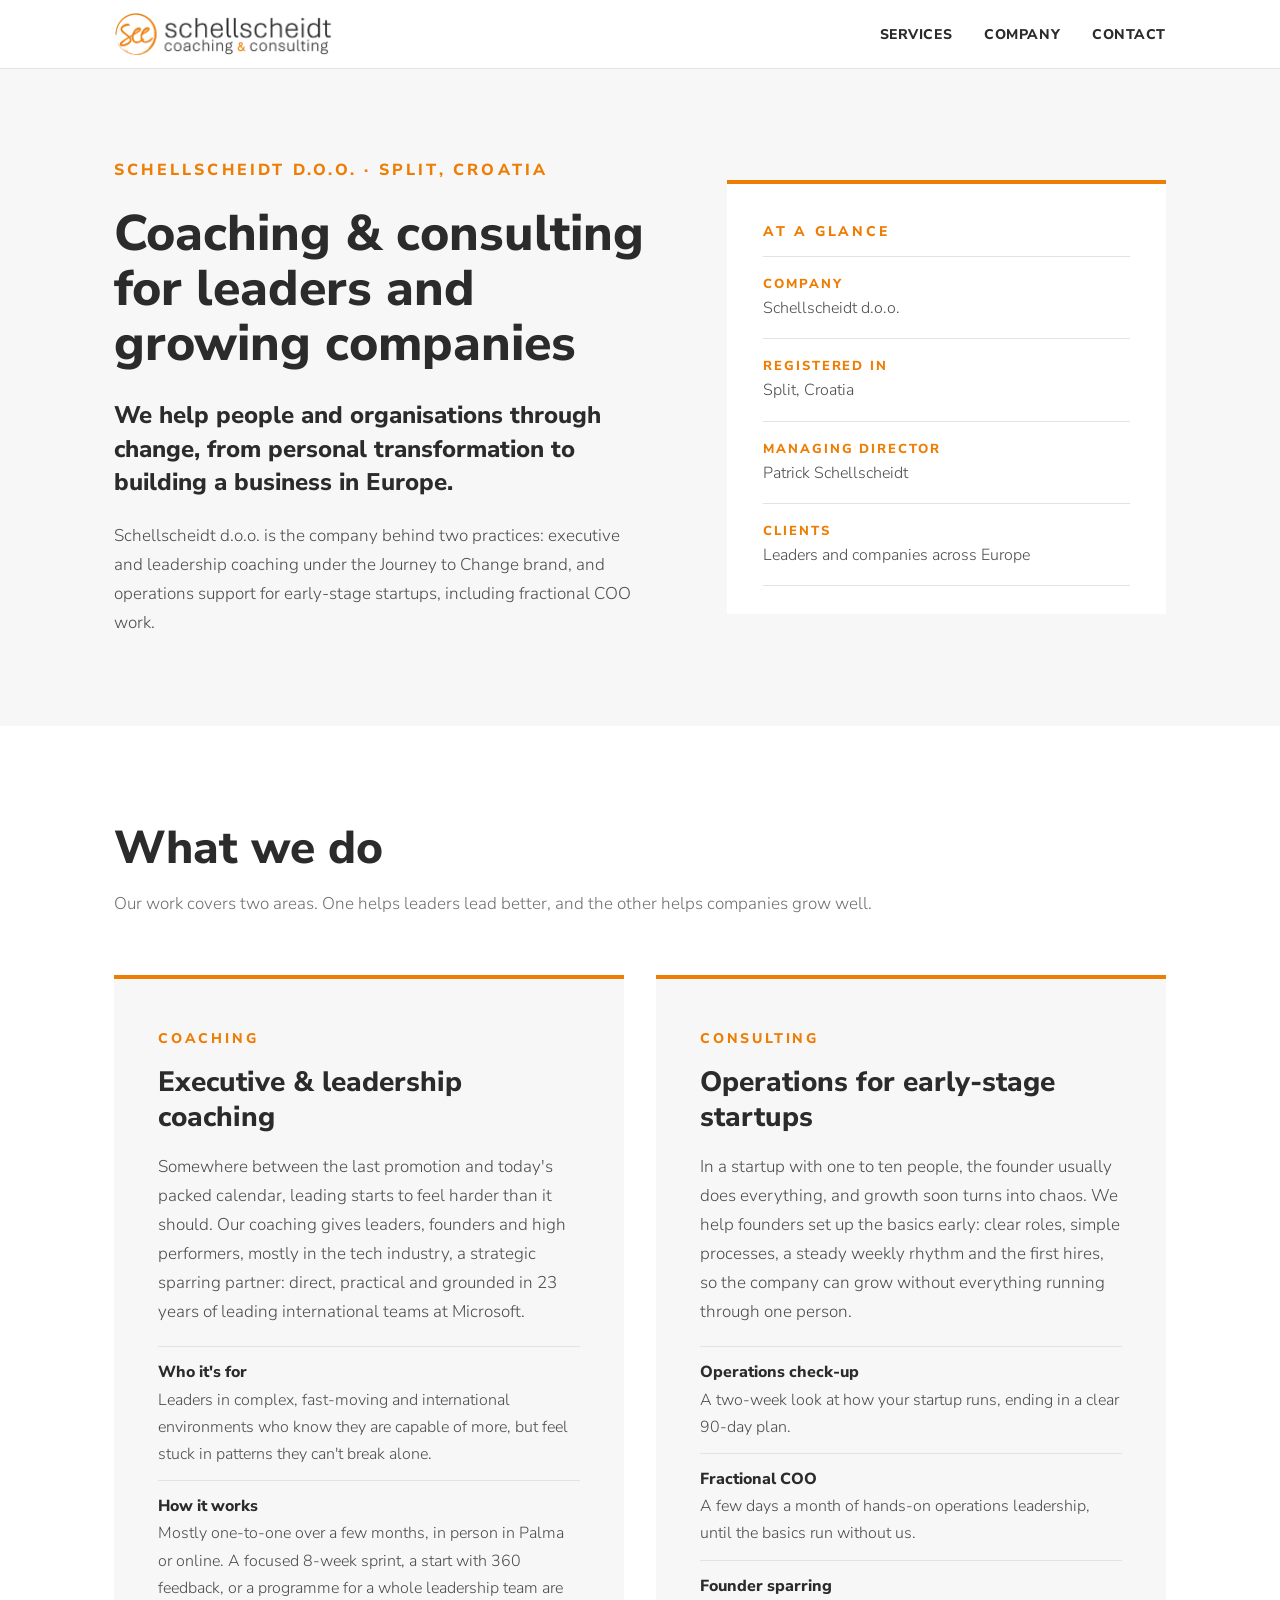
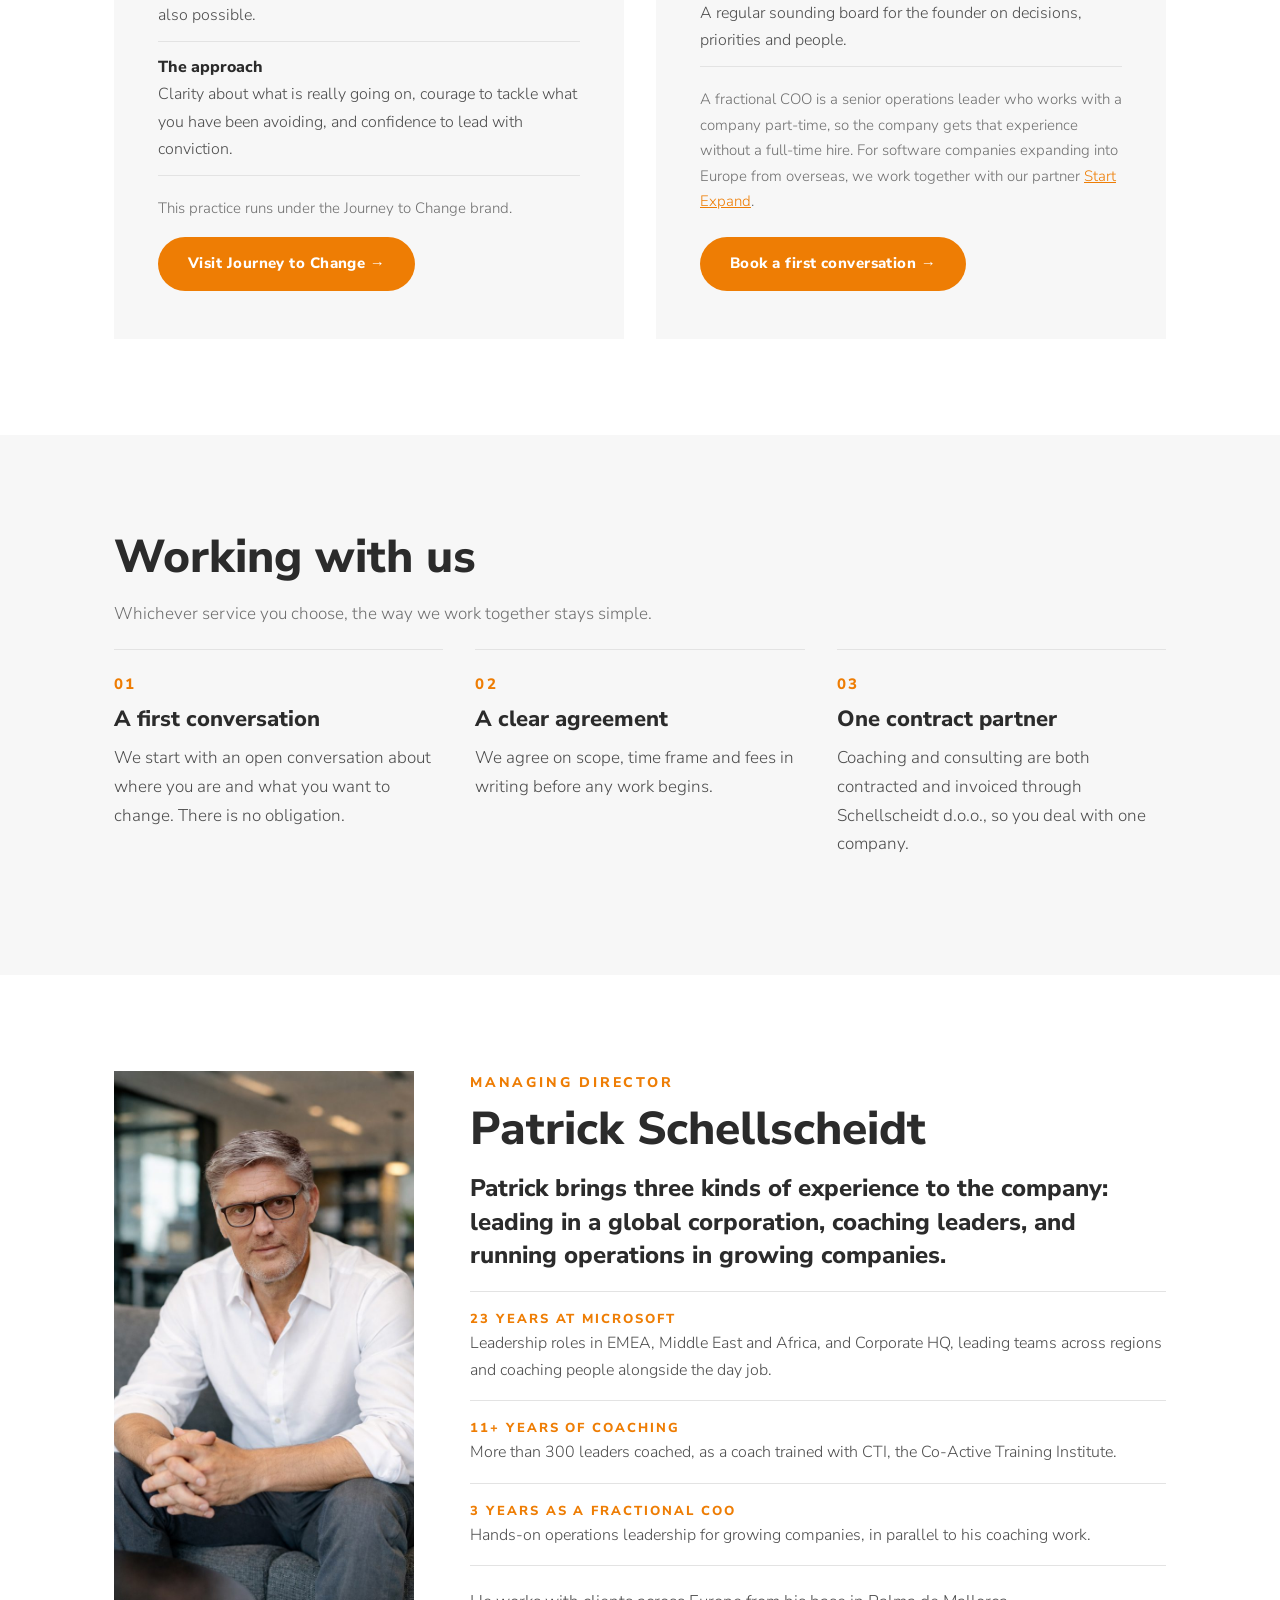
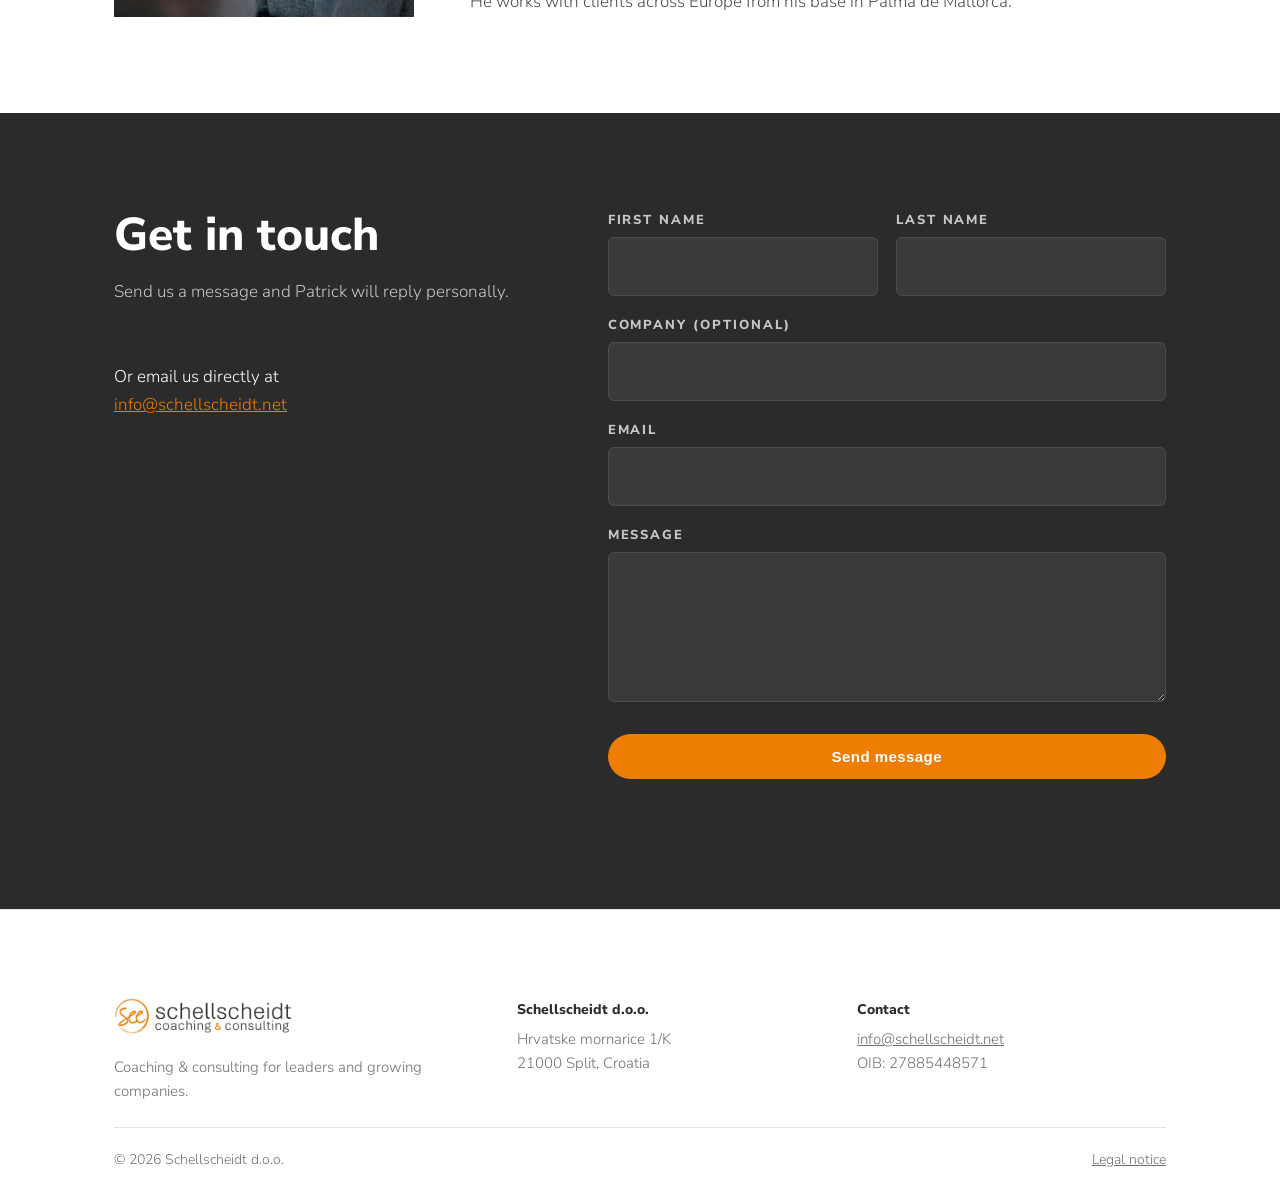
<file: index.html>
<!doctype html>
<html lang="en">
<head>
<meta charset="utf-8">
<meta name="viewport" content="width=device-width,initial-scale=1">
<title>Schellscheidt d.o.o. · Coaching &amp; Consulting</title>
<meta name="description" content="Schellscheidt d.o.o. is a coaching and consulting company based in Split, Croatia. We help leaders and growing companies through change, through executive and leadership coaching and fractional COO services.">
<meta property="og:title" content="Schellscheidt d.o.o. · Coaching &amp; Consulting">
<meta property="og:description" content="Coaching and consulting for leaders and growing companies.">
<meta property="og:image" content="https://www.schellscheidt.net/images/logo.webp">
<link rel="preconnect" href="https://fonts.googleapis.com">
<link rel="preconnect" href="https://fonts.gstatic.com" crossorigin>
<link href="https://fonts.googleapis.com/css2?family=Nunito+Sans:wght@300;400;800&display=swap" rel="stylesheet">
<link rel="stylesheet" href="styles.css">
</head>
<body>
<header class="top"><div class="wrap">
 <a class="logo" href="#"><img src="images/logo.webp" alt="schellscheidt coaching &amp; consulting"></a>
 <nav><a href="#services">Services</a><a class="hide-sm" href="#company">Company</a><a href="#contact">Contact</a></nav>
</div></header>

<section class="hero company"><div class="wrap">
 <div>
  <div class="eyebrow">Schellscheidt d.o.o. · Split, Croatia</div>
  <h1>Coaching &amp; consulting for leaders and growing companies</h1>
  <p class="lead">We help people and organisations through change, from personal transformation to building a business in Europe.</p>
  <p class="sub">Schellscheidt d.o.o. is the company behind two practices: executive and leadership coaching under the Journey to Change brand, and operations support for early-stage startups, including fractional COO work.</p>
 </div>
 <div class="glance">
  <div class="tag">At a glance</div>
  <ul class="facts">
   <li><strong>Company</strong>Schellscheidt d.o.o.</li>
   <li><strong>Registered in</strong>Split, Croatia</li>
   <li><strong>Managing director</strong>Patrick Schellscheidt</li>
   <li><strong>Clients</strong>Leaders and companies across Europe</li>
  </ul>
 </div>
</div></section>

<section class="doors" id="services"><div class="wrap">
 <h2>What we do</h2>
 <p class="intro">Our work covers two areas. One helps leaders lead better, and the other helps companies grow well.</p>
 <div class="cards">
  <div class="card">
   <div class="tag">Coaching</div>
   <h3>Executive &amp; leadership coaching</h3>
   <p>Somewhere between the last promotion and today's packed calendar, leading starts to feel harder than it should. Our coaching gives leaders, founders and high performers, mostly in the tech industry, a strategic sparring partner: direct, practical and grounded in 23 years of leading international teams at Microsoft.</p>
   <ul class="offers">
    <li><strong>Who it's for</strong>Leaders in complex, fast-moving and international environments who know they are capable of more, but feel stuck in patterns they can't break alone.</li>
    <li><strong>How it works</strong>Mostly one-to-one over a few months, in person in Palma or online. A focused 8-week sprint, a start with 360 feedback, or a programme for a whole leadership team are also possible.</li>
    <li><strong>The approach</strong>Clarity about what is really going on, courage to tackle what you have been avoiding, and confidence to lead with conviction.</li>
   </ul>
   <p class="note">This practice runs under the Journey to Change brand.</p>
   <a class="btn" href="https://www.journey2change.com" target="_blank" rel="noopener">Visit Journey to Change →</a>
  </div>
  <div class="card">
   <div class="tag">Consulting</div>
   <h3>Operations for early-stage startups</h3>
   <p>In a startup with one to ten people, the founder usually does everything, and growth soon turns into chaos. We help founders set up the basics early: clear roles, simple processes, a steady weekly rhythm and the first hires, so the company can grow without everything running through one person.</p>
   <ul class="offers">
    <li><strong>Operations check-up</strong>A two-week look at how your startup runs, ending in a clear 90-day plan.</li>
    <li><strong>Fractional COO</strong>A few days a month of hands-on operations leadership, until the basics run without us.</li>
    <li><strong>Founder sparring</strong>A regular sounding board for the founder on decisions, priorities and people.</li>
   </ul>
   <p class="note">A fractional COO is a senior operations leader who works with a company part-time, so the company gets that experience without a full-time hire. For software companies expanding into Europe from overseas, we work together with our partner <a href="https://www.startexpand.com" target="_blank" rel="noopener">Start Expand</a>.</p>
   <a class="btn" href="#contact">Book a first conversation →</a>
  </div>
 </div>
</div></section>

<section class="about" id="company"><div class="wrap" style="display:block">
 <h2>Working with us</h2>
 <p class="intro">Whichever service you choose, the way we work together stays simple.</p>
 <div class="steps">
  <div class="step"><div class="num">01</div><h3>A first conversation</h3><p>We start with an open conversation about where you are and what you want to change. There is no obligation.</p></div>
  <div class="step"><div class="num">02</div><h3>A clear agreement</h3><p>We agree on scope, time frame and fees in writing before any work begins.</p></div>
  <div class="step"><div class="num">03</div><h3>One contract partner</h3><p>Coaching and consulting are both contracted and invoiced through Schellscheidt d.o.o., so you deal with one company.</p></div>
 </div>
</div></section>

<section class="leader"><div class="wrap">
 <div><img src="images/patrick.jpg" alt="Portrait of Patrick Schellscheidt"></div>
 <div>
  <div class="role">Managing director</div>
  <h2>Patrick Schellscheidt</h2>
  <p class="lead">Patrick brings three kinds of experience to the company: leading in a global corporation, coaching leaders, and running operations in growing companies.</p>
  <ul class="facts">
   <li><strong>23 years at Microsoft</strong>Leadership roles in EMEA, Middle East and Africa, and Corporate HQ, leading teams across regions and coaching people alongside the day job.</li>
   <li><strong>11+ years of coaching</strong>More than 300 leaders coached, as a coach trained with CTI, the Co-Active Training Institute.</li>
   <li><strong>3 years as a fractional COO</strong>Hands-on operations leadership for growing companies, in parallel to his coaching work.</li>
  </ul>
  <p style="margin-top:22px">He works with clients across Europe from his base in Palma de Mallorca.</p>
 </div>
</div></section>

<section class="contact" id="contact"><div class="wrap">
 <div>
  <h2>Get in touch</h2>
  <p class="intro">Send us a message and Patrick will reply personally.</p>
  <p>Or email us directly at<br><a href="mailto:info@schellscheidt.net">info@schellscheidt.net</a></p>
 </div>
 <form class="contact-form" action="https://formspree.io/f/xaeegbqa" method="POST">
  <!-- Messages are sent through Formspree (same form as journey2change.com). -->
  <input type="hidden" name="_subject" value="New message from schellscheidt.net">
  <input type="text" name="_gotcha" class="hp" tabindex="-1" autocomplete="off" aria-hidden="true">
  <div class="form-row">
   <div><label for="first_name">First name</label><input id="first_name" name="first_name" autocomplete="given-name" required></div>
   <div><label for="last_name">Last name</label><input id="last_name" name="last_name" autocomplete="family-name" required></div>
  </div>
  <div><label for="company">Company (optional)</label><input id="company" name="company"></div>
  <div><label for="email">Email</label><input id="email" name="email" type="email" required></div>
  <div><label for="message">Message</label><textarea id="message" name="message" required></textarea></div>
  <button class="btn" type="submit">Send message</button>
  <p class="form-status" role="status" aria-live="polite"></p>
 </form>
</div></section>

<footer><div class="wrap" style="display:block">
 <div class="company-foot">
  <div><img src="images/logo.webp" alt="schellscheidt coaching &amp; consulting" style="height:36px;width:auto;margin-bottom:14px"><p>Coaching &amp; consulting for leaders and growing companies.</p></div>
  <div><strong>Schellscheidt d.o.o.</strong><p>Hrvatske mornarice 1/K<br>21000 Split, Croatia</p></div>
  <div><strong>Contact</strong><p><a href="mailto:info@schellscheidt.net">info@schellscheidt.net</a><br>OIB: 27885448571</p></div>
 </div>
 <div style="display:flex;justify-content:space-between;flex-wrap:wrap;gap:12px;border-top:1px solid var(--rule);padding-top:20px">
  <span>© 2026 Schellscheidt d.o.o.</span><a href="legal.html">Legal notice</a>
 </div>
</div></footer>
<script>
// Contact form: sends the message to Formspree in the background and shows
// a thank-you or error note right under the button (same as journey2change.com).
document.querySelectorAll("form.contact-form").forEach(function (form) {
  var status = form.querySelector(".form-status");
  var button = form.querySelector("button[type=submit]");
  form.addEventListener("submit", async function (e) {
    e.preventDefault();
    if (form.querySelector("input[name=_gotcha]").value) return; // spam trap
    if (!form.reportValidity()) return;
    button.disabled = true;
    status.className = "form-status";
    status.textContent = "Sending…";
    try {
      var res = await fetch(form.action, { method: "POST", body: new FormData(form), headers: { Accept: "application/json" } });
      if (!res.ok) throw new Error("send failed");
      form.reset();
      status.classList.add("ok");
      status.textContent = "Thank you, your message has been sent. Patrick will get back to you personally.";
    } catch (err) {
      status.classList.add("err");
      status.innerHTML = 'Sorry, something went wrong. Please email us directly at <a href="mailto:info@schellscheidt.net">info@schellscheidt.net</a>.';
    } finally {
      button.disabled = false;
    }
  });
});
</script>
</body>
</html>
</file>
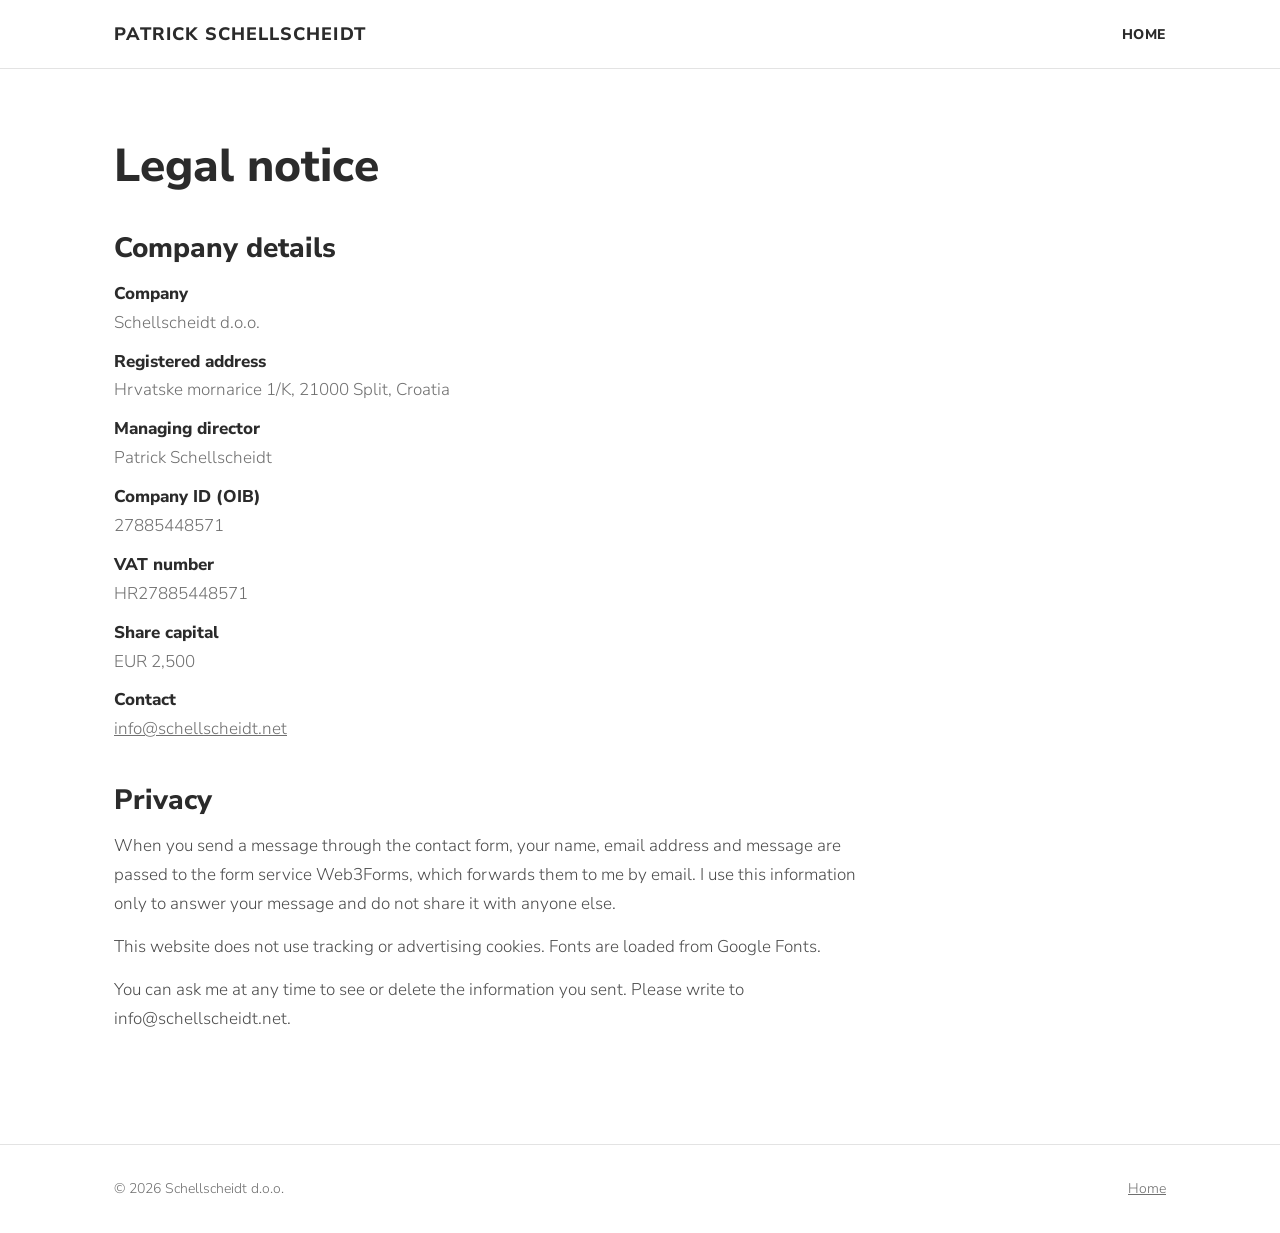
<file: legal.html>
<!doctype html>
<html lang="en">
<head>
<meta charset="utf-8">
<meta name="viewport" content="width=device-width,initial-scale=1">
<title>Legal notice · Schellscheidt d.o.o.</title>
<meta name="robots" content="noindex">
<link href="https://fonts.googleapis.com/css2?family=Nunito+Sans:wght@300;400;800&display=swap" rel="stylesheet">
<link rel="stylesheet" href="styles.css">
</head>
<body>
<header class="top"><div class="wrap">
 <a class="brand" href="index.html">Patrick Schellscheidt</a>
 <nav><a href="index.html">Home</a></nav>
</div></header>
<div class="wrap"><div class="legal">
 <h1>Legal notice</h1>
 <h2>Company details</h2>
 <dl>
  <dt>Company</dt><dd>Schellscheidt d.o.o.</dd>
  <dt>Registered address</dt><dd>Hrvatske mornarice 1/K, 21000 Split, Croatia</dd>
  <dt>Managing director</dt><dd>Patrick Schellscheidt</dd>
  <dt>Company ID (OIB)</dt><dd>27885448571</dd>
  <dt>VAT number</dt><dd>HR27885448571</dd>
  <dt>Share capital</dt><dd>EUR 2,500</dd>
  <dt>Contact</dt><dd><a href="mailto:info@schellscheidt.net">info@schellscheidt.net</a></dd>
 </dl>
 <h2>Privacy</h2>
 <p>When you send a message through the contact form, your name, email address and message are passed to the form service Web3Forms, which forwards them to me by email. I use this information only to answer your message and do not share it with anyone else.</p>
 <p>This website does not use tracking or advertising cookies. Fonts are loaded from Google Fonts.</p>
 <p>You can ask me at any time to see or delete the information you sent. Please write to info@schellscheidt.net.</p>
</div></div>
<footer><div class="wrap"><span>© 2026 Schellscheidt d.o.o.</span><a href="index.html">Home</a></div></footer>
</body>
</html>
</file>
<file: styles.css>
/* Matches journey2change.com: Avenir Light for text, Avenir Heavy for headings, orange accent.
   Avenir itself is a paid font, so visitors without it see Nunito Sans, the closest free lookalike. */
:root{--bg:#FFFFFF;--bg-mid:#F7F7F7;--dark:#2B2B2B;--text:#4D4D4D;--muted:#707070;--accent:#EE7D04;--accent-dark:#C96800;--rule:#E3E3E3;
--sans:'Avenir Next','Avenir','Nunito Sans',Helvetica,Arial,sans-serif}
*{box-sizing:border-box;margin:0;padding:0}
html{scroll-behavior:smooth}
body{background:var(--bg);color:var(--text);font-family:var(--sans);font-weight:300;font-size:17px;line-height:1.7}
a{color:inherit}
h1,h2,h3,.brand,.lead{color:var(--dark)}
.wrap{max-width:1100px;margin:0 auto;padding:0 24px}
header.top{position:sticky;top:0;background:rgba(255,255,255,.96);backdrop-filter:blur(6px);border-bottom:1px solid var(--rule);z-index:10}
header.top .wrap{display:flex;justify-content:space-between;align-items:center;height:68px}
.brand{font-size:18px;font-weight:800;text-decoration:none;letter-spacing:.06em;text-transform:uppercase}
nav a{margin-left:32px;font-size:14px;font-weight:800;letter-spacing:.04em;text-transform:uppercase;text-decoration:none;color:var(--dark)}
nav a:hover{color:var(--accent)}
.hero{padding:88px 0;background:var(--bg-mid)}
.hero .wrap{display:grid;grid-template-columns:1.25fr 1fr;gap:64px;align-items:center}
.eyebrow{font-size:16px;font-weight:800;letter-spacing:.2em;text-transform:uppercase;color:var(--accent);margin-bottom:22px}
h1{font-weight:800;font-size:clamp(40px,5.5vw,60px);line-height:1.1;margin-bottom:28px}
.lead{font-size:clamp(20px,2.2vw,24px);font-weight:800;line-height:1.4;margin-bottom:22px}
.hero p.sub{max-width:520px}
.portrait{width:100%;aspect-ratio:4/5;object-fit:cover;object-position:center 20%;display:block}
section{padding:96px 0}
h2{font-weight:800;font-size:clamp(32px,4vw,46px);line-height:1.15;margin-bottom:16px}
.intro{color:var(--muted);max-width:620px;margin-bottom:56px}
.doors{background:var(--bg)}
.doors .intro{max-width:none}
.cards{display:grid;grid-template-columns:1fr 1fr;gap:32px}
.card{background:var(--bg-mid);padding:48px 44px;border-top:4px solid var(--accent);display:flex;flex-direction:column}
.card .tag{font-size:14px;font-weight:800;letter-spacing:.2em;text-transform:uppercase;color:var(--accent);margin-bottom:14px}
.card h3{font-weight:800;font-size:28px;line-height:1.25;margin-bottom:18px}
.card p{margin-bottom:16px}
.card .note{font-size:15px;color:var(--muted)}
.btn{display:inline-block;margin-top:auto;align-self:flex-start;padding:14px 30px;background:var(--accent);color:#fff;border-radius:999px;text-decoration:none;font-size:15px;font-weight:800;letter-spacing:.03em;transition:background .2s}
.btn:hover{background:var(--accent-dark)}
.about{background:var(--bg-mid)}
.about .wrap{display:grid;grid-template-columns:1fr 1.6fr;gap:64px}
.facts{list-style:none;border-top:1px solid var(--rule)}
.facts li{padding:16px 0;border-bottom:1px solid var(--rule);font-size:16px}
.facts strong{display:block;font-weight:800;font-size:13px;letter-spacing:.15em;text-transform:uppercase;color:var(--accent)}
.about p{margin-bottom:20px}
.contact{background:var(--dark);color:#fff}
.contact .wrap{display:grid;grid-template-columns:1fr 1.3fr;gap:64px}
.contact h2{color:#fff}
.contact .intro{color:#C7C7C7}
.contact a{color:var(--accent)}
form{display:grid;gap:18px}
.form-row{display:grid;grid-template-columns:1fr 1fr;gap:18px}
label{font-size:13px;font-weight:800;letter-spacing:.15em;text-transform:uppercase;color:#C7C7C7;display:block;margin-bottom:6px}
input,textarea{width:100%;padding:14px 16px;background:#3a3a3a;border:1px solid #4D4D4D;border-radius:6px;color:#fff;font:inherit;font-size:17px}
input:focus,textarea:focus{outline:none;border-color:var(--accent)}
textarea{min-height:150px;resize:vertical}
form .btn{border:0;cursor:pointer;margin-top:4px}
.hp{display:none}
.form-status{margin-top:16px;font-size:16px}
.form-status.ok{color:#8FD99A}
.form-status.err{color:#FF9A8F}
.form-status a{text-decoration:underline}
footer{padding:32px 0;font-size:14px;color:var(--muted);border-top:1px solid var(--rule)}
footer .wrap{display:flex;justify-content:space-between;flex-wrap:wrap;gap:12px}
footer a{color:var(--muted)}
.legal{padding:72px 0 96px;max-width:760px}
.legal h1{font-size:46px}
.legal h2{font-size:28px;margin-top:40px}
.legal p,.legal dl{margin-bottom:14px}
.legal dt{font-weight:800;color:var(--dark);margin-top:10px}
.legal dd{color:var(--muted)}
@media (max-width:860px){
 .form-row{grid-template-columns:1fr}
 .hero{padding:48px 0}
 .hero .wrap,.cards,.about .wrap,.contact .wrap{grid-template-columns:1fr;gap:40px}
 .hero .wrap>div:last-child{order:-1;max-width:340px}
 section{padding:64px 0}
 .card{padding:36px 28px}
 .brand{font-size:15px;white-space:nowrap}
 nav a{margin-left:16px;font-size:12px}
 nav a.hide-sm{display:none}
}

/* ---- Company version (index1.html) ---- */
.offers{list-style:none;margin:4px 0 20px;border-top:1px solid var(--rule)}
.offers li{padding:12px 0;border-bottom:1px solid var(--rule);font-size:16px}
.offers strong{display:block;color:var(--dark);font-weight:800}
.card .note a{color:var(--accent)}
.logo img{height:44px;width:auto;display:block}
.glance{background:#fff;padding:36px 36px 28px;border-top:4px solid var(--accent)}
.glance .tag{font-size:14px;font-weight:800;letter-spacing:.2em;text-transform:uppercase;color:var(--accent);margin-bottom:12px}
.glance .facts li{font-size:16px}
.steps{display:grid;grid-template-columns:repeat(3,1fr);gap:32px}
.step{border-top:1px solid var(--rule);padding-top:22px}
.step .num{font-size:15px;font-weight:800;color:var(--accent);letter-spacing:.15em;margin-bottom:8px}
.step h3{font-weight:800;font-size:22px;line-height:1.3;margin-bottom:10px}
.leader .wrap{display:grid;grid-template-columns:300px 1fr;gap:56px;align-items:stretch}
.leader .wrap>div:first-child{position:relative}
.leader img{position:absolute;inset:0;width:100%;height:100%;object-fit:cover;object-position:center 20%;display:block}
.leader .role{font-size:14px;font-weight:800;letter-spacing:.2em;text-transform:uppercase;color:var(--accent);margin-bottom:8px}
.leader p{margin-bottom:18px}
.leader p:last-child{margin-bottom:0}
.company-foot{display:grid;grid-template-columns:1.2fr 1fr 1fr;gap:32px;padding:56px 0 24px}
.company-foot strong{display:block;color:var(--dark);font-weight:800;margin-bottom:6px}
.company-foot p{font-size:15px;line-height:1.6}
.hero.company h1{font-size:clamp(34px,4.4vw,50px)}
@media (max-width:860px){
 .logo img{height:34px}
 .hero.company .wrap>div:last-child{order:0;max-width:none}
 .steps,.leader .wrap,.company-foot{grid-template-columns:1fr;gap:28px}
 .leader img{position:static;height:auto;aspect-ratio:4/5;max-width:260px}
}
</file>
